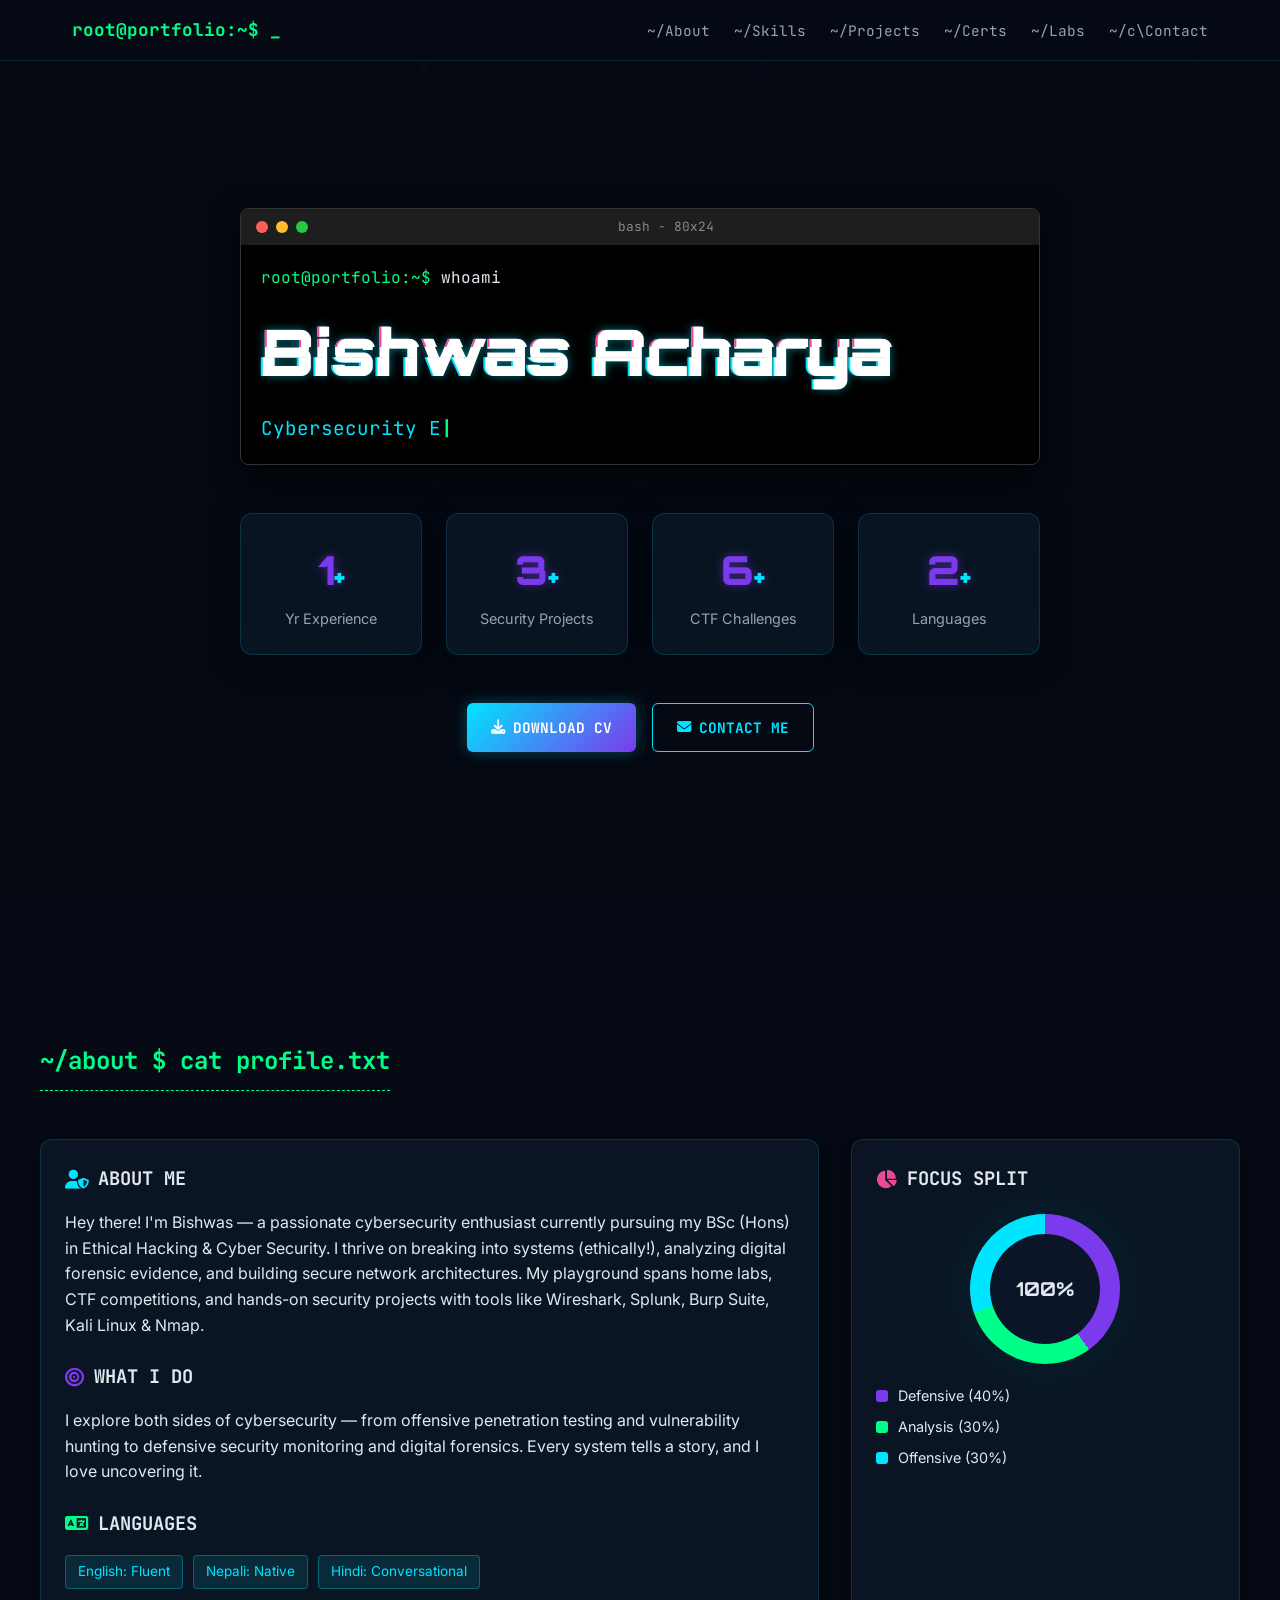
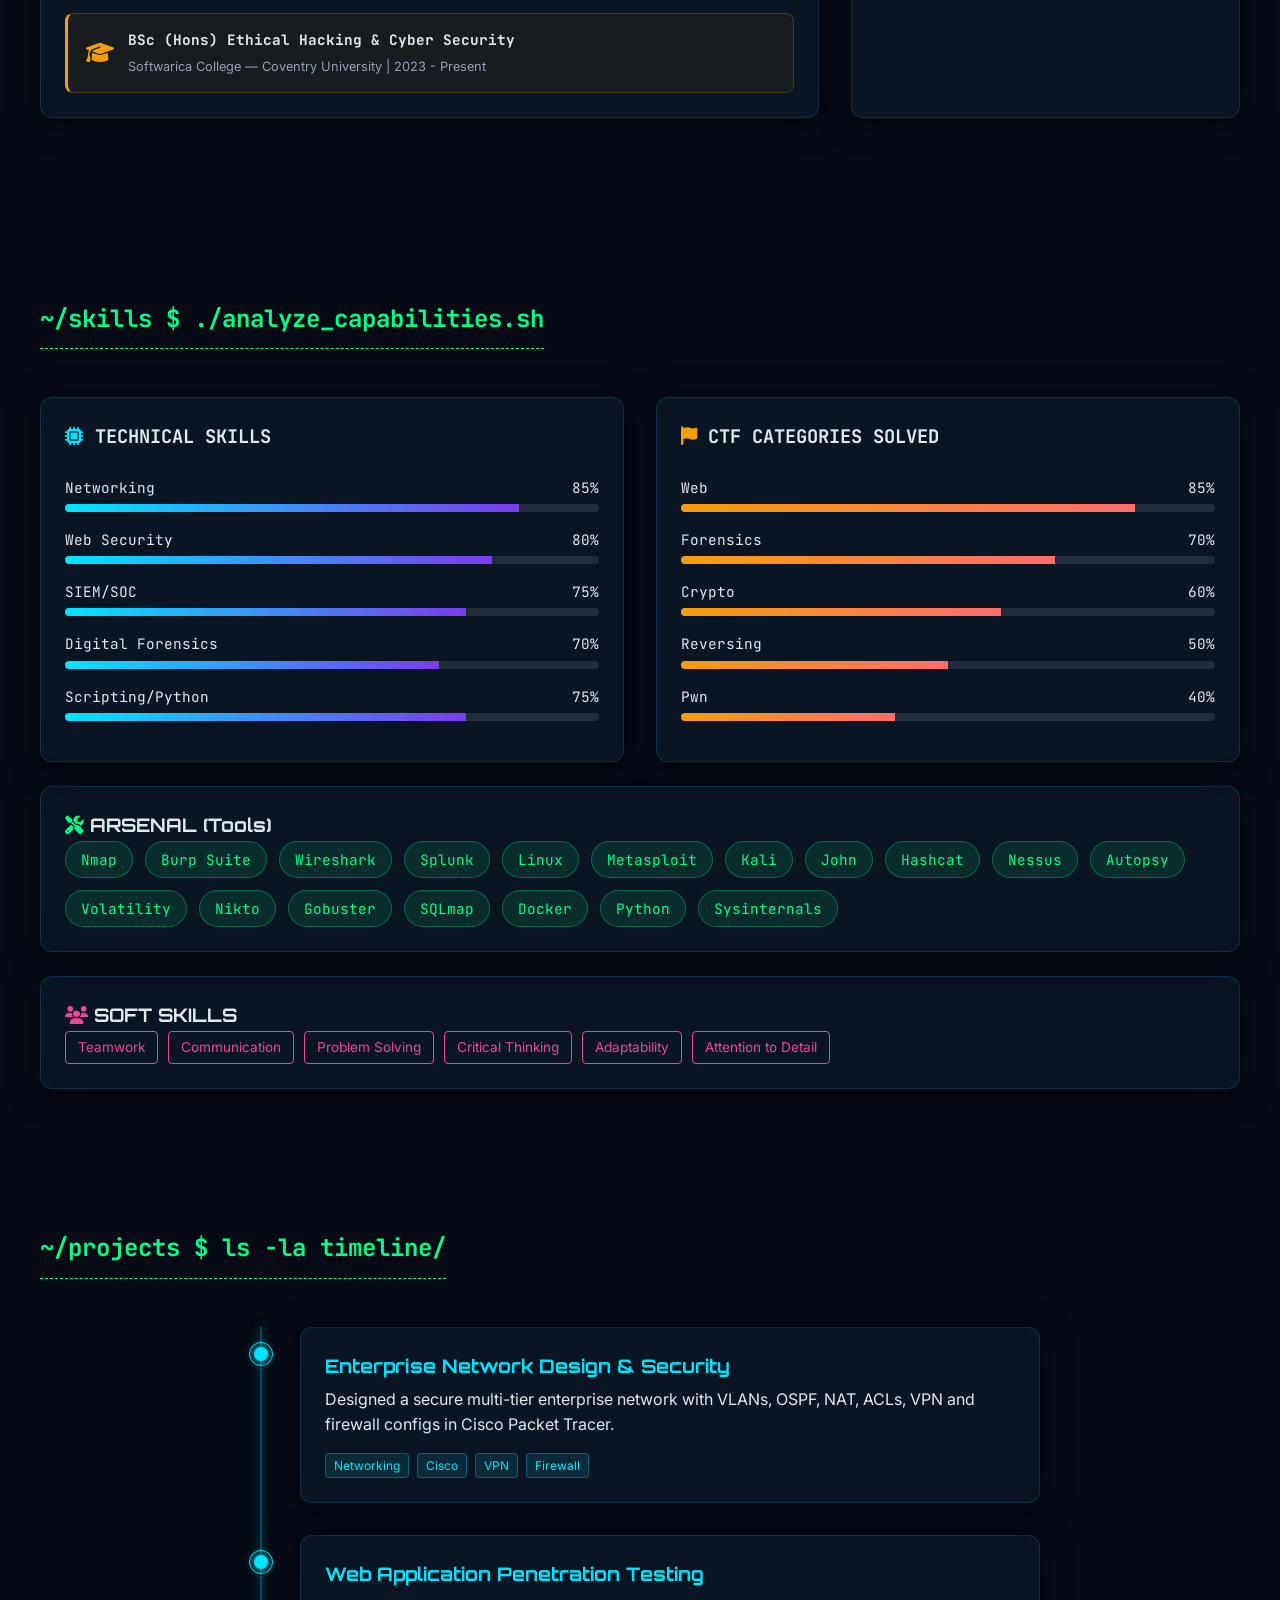
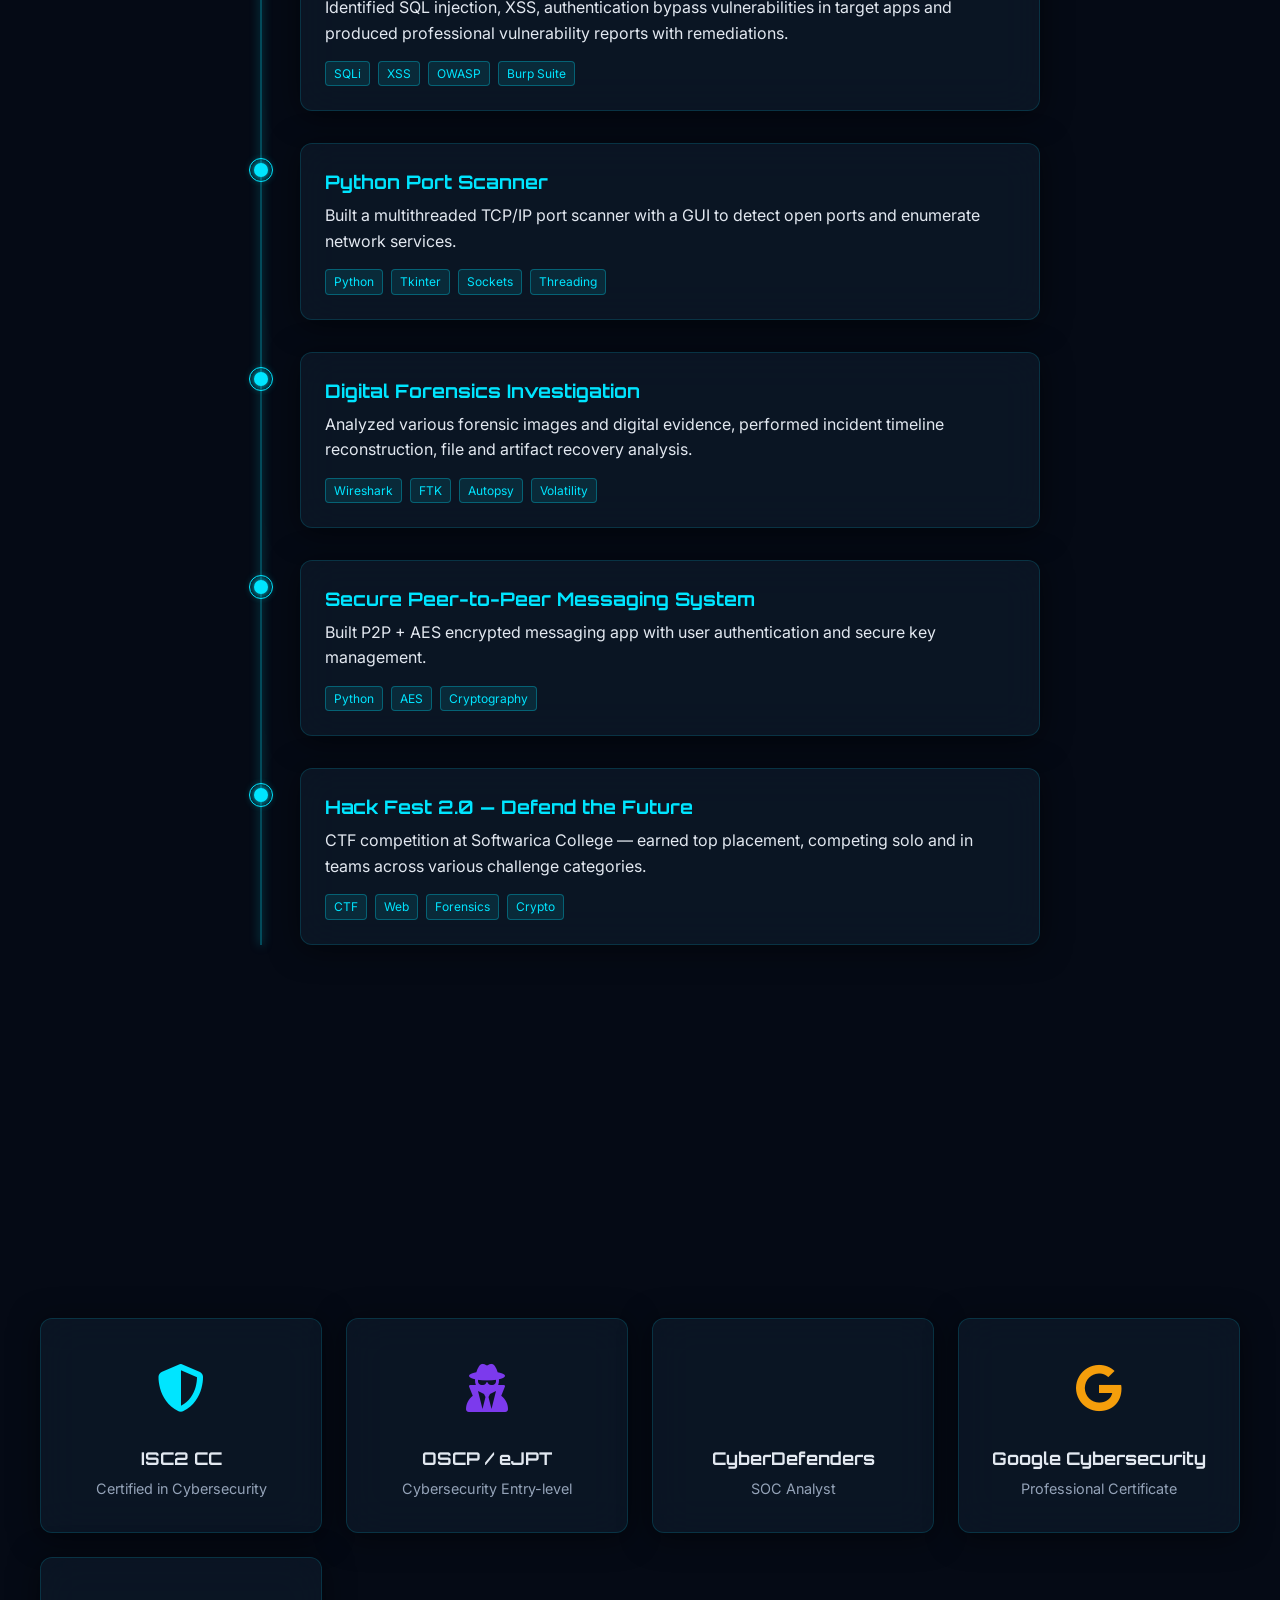
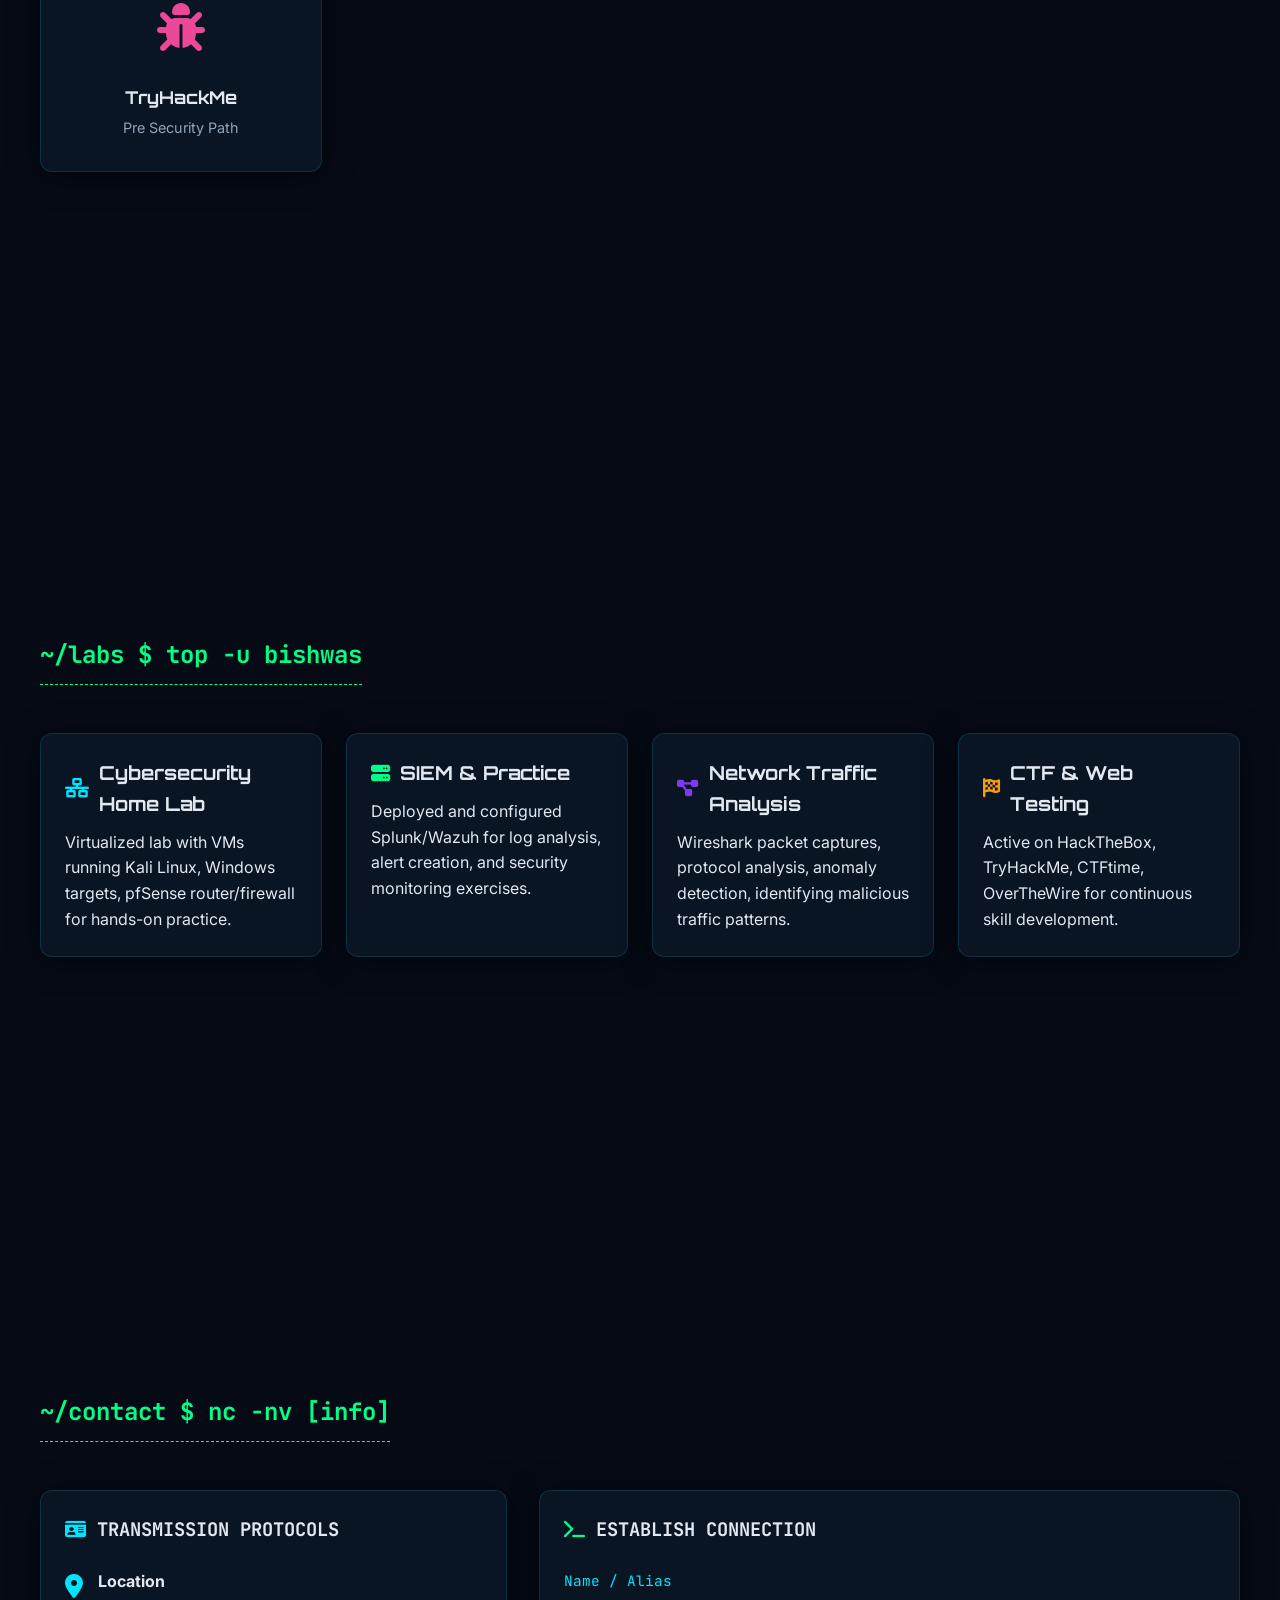
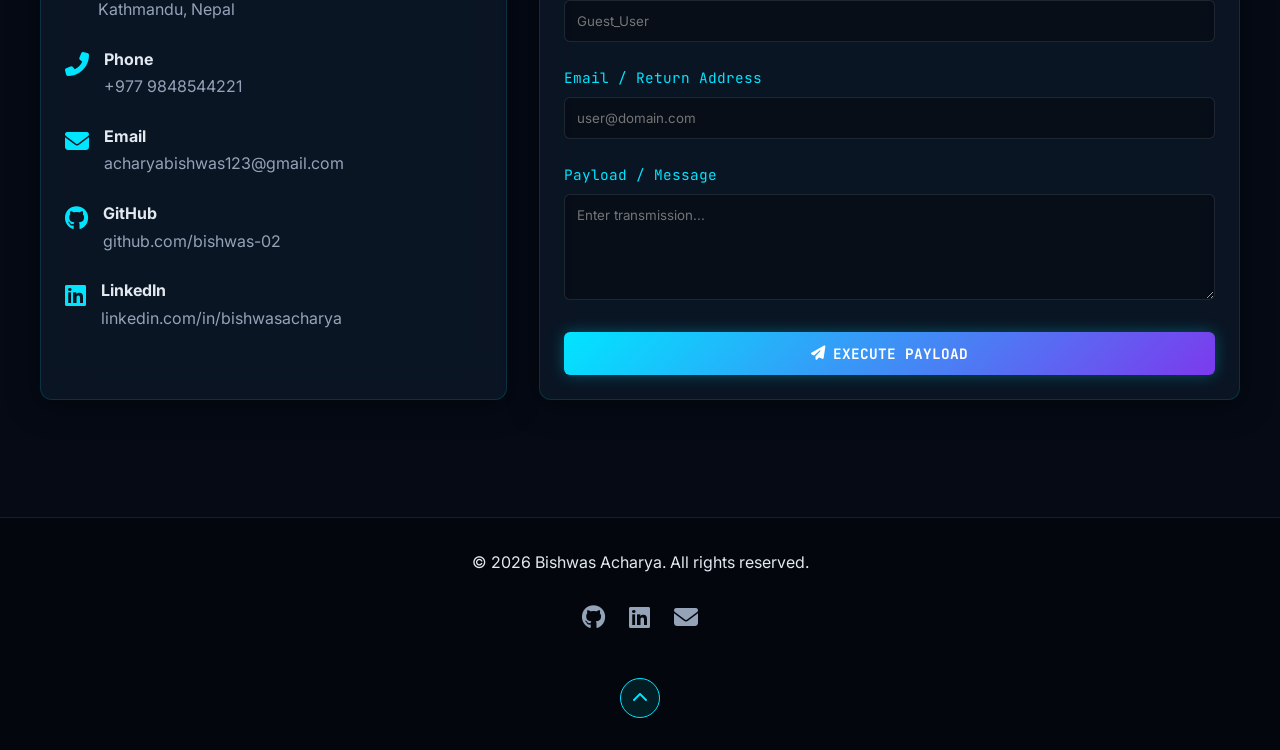
<file: index.html>
<!DOCTYPE html>
<html lang="en">
<head>
    <meta charset="UTF-8">
    <meta name="viewport" content="width=device-width, initial-scale=1.0">
    <title>Bishwas Acharya | Cybersecurity Portfolio</title>
    <meta name="description" content="Portfolio of Bishwas Acharya — ,Cybersecurity Enthusiast. Explore my projects, skills, certifications, and security research.">
    <link rel="preconnect" href="https://fonts.googleapis.com">
    <link rel="preconnect" href="https://fonts.gstatic.com" crossorigin>
    <link href="https://fonts.googleapis.com/css2?family=Inter:wght@300;400;600&family=JetBrains+Mono:wght@400;700&family=Orbitron:wght@500;700;900&display=swap" rel="stylesheet">
    <link rel="stylesheet" href="https://cdnjs.cloudflare.com/ajax/libs/font-awesome/6.4.0/css/all.min.css">
    <link rel="stylesheet" href="style.css">
</head>
<body>
    <!-- Matrix Canvas -->
    <canvas id="matrix-canvas"></canvas>
    
    <!-- CRT Scanlines -->
    <div class="scanlines"></div>

    <!-- Navigation -->
    <nav class="navbar">
        <div class="nav-container">
            <a href="#hero" class="logo">root@portfolio:~$ <span class="blink">_</span></a>
            <div class="nav-links">
                <a href="#about" class="nav-link">~/About</a>
                <a href="#skills" class="nav-link">~/Skills</a>
                <a href="#projects" class="nav-link">~/Projects</a>
                <a href="#certifications" class="nav-link">~/Certs</a>
                <a href="#labs" class="nav-link">~/Labs</a>
                <a href="#contact" class="nav-link">~/c\Contact</a>
            </div>
            <div class="hamburger">
                <i class="fas fa-bars"></i>
            </div>
        </div>
    </nav>

    <!-- Hero Section -->
    <section id="hero" class="section">
        <div class="hero-content">
            <div class="terminal-window">
                <div class="terminal-header">
                    <div class="dots">
                        <span class="dot red"></span>
                        <span class="dot yellow"></span>
                        <span class="dot green"></span>
                    </div>
                    <div class="terminal-title">bash - 80x24</div>
                </div>
                <div class="terminal-body">
                    <p><span class="prompt">root@portfolio:~$</span> whoami</p>
                    <h1 class="glitch" data-text="Bishwas Acharya">Bishwas Acharya</h1>
                    <div class="typing-container">
                        <span id="typing-text"></span><span class="cursor">|</span>
                    </div>
                </div>
            </div>

            <div class="stats-row">
                <div class="stat-card glass-card">
                    <div class="stat-number" data-target="1">0</div>
                    <div class="stat-label">Yr Experience</div>
                </div>
                <div class="stat-card glass-card">
                    <div class="stat-number" data-target="5">0</div>
                    <div class="stat-label">Security Projects</div>
                </div>
                <div class="stat-card glass-card">
                    <div class="stat-number" data-target="10">0</div>
                    <div class="stat-label">CTF Challenges</div>
                </div>
                <div class="stat-card glass-card">
                    <div class="stat-number" data-target="3">0</div>
                    <div class="stat-label">Languages</div>
                </div>
            </div>

            <div class="cta-buttons">
                <a href="#" class="btn btn-primary"><i class="fas fa-download"></i> Download CV</a>
                <a href="#contact" class="btn btn-secondary"><i class="fas fa-envelope"></i> Contact Me</a>
            </div>
        </div>
    </section>

    <!-- About Section -->
    <section id="about" class="section">
        <div class="section-container">
            <h2 class="section-title">~/about $ cat profile.txt</h2>
            
            <div class="about-grid">
                <div class="about-bio glass-card">
                    <h3><i class="fas fa-user-shield accent-cyan"></i> ABOUT ME</h3>
                    <p>Hey there! I'm Bishwas — a passionate cybersecurity enthusiast currently pursuing my BSc (Hons) in Ethical Hacking & Cyber Security. I thrive on breaking into systems (ethically!), analyzing digital forensic evidence, and building secure network architectures. My playground spans home labs, CTF competitions, and hands-on security projects with tools like Wireshark, Splunk, Burp Suite, Kali Linux & Nmap.</p>
                    
                    <h3 class="mt-4"><i class="fas fa-bullseye accent-purple"></i> WHAT I DO</h3>
                    <p>I explore both sides of cybersecurity — from offensive penetration testing and vulnerability hunting to defensive security monitoring and digital forensics. Every system tells a story, and I love uncovering it.</p>
                    
                    <h3 class="mt-4"><i class="fas fa-language accent-green"></i> LANGUAGES</h3>
                    <div class="lang-tags">
                        <span class="tag">English: Fluent</span>
                        <span class="tag">Nepali: Native</span>
                        <span class="tag">Hindi: Conversational</span>
                    </div>

                    <div class="credential-badge mt-4">
                        <i class="fas fa-graduation-cap accent-amber"></i>
                        <div>
                            <strong>BSc (Hons) Ethical Hacking & Cyber Security</strong>
                            <span>Softwarica College — Coventry University | 2023 - Present</span>
                        </div>
                    </div>
                </div>
                
                <div class="about-stats glass-card">
                    <h3><i class="fas fa-chart-pie accent-pink"></i> FOCUS SPLIT</h3>
                    <div class="donut-chart-container">
                        <div class="donut-chart">
                            <div class="donut-hole">
                                <span class="donut-label">100%</span>
                            </div>
                        </div>
                    </div>
                    <div class="legend">
                        <div class="legend-item"><span class="color-box" style="background: var(--accent-purple)"></span>Defensive (40%)</div>
                        <div class="legend-item"><span class="color-box" style="background: var(--accent-green)"></span>Analysis (30%)</div>
                        <div class="legend-item"><span class="color-box" style="background: var(--accent-cyan)"></span>Offensive (30%)</div>
                    </div>
                </div>
            </div>
        </div>
    </section>

    <!-- Skills Section -->
    <section id="skills" class="section">
        <div class="section-container">
            <h2 class="section-title">~/skills $ ./analyze_capabilities.sh</h2>
            
            <div class="skills-grid">
                <!-- Tech Skills Radar/Bars -->
                <div class="skill-category glass-card">
                    <h3><i class="fas fa-microchip accent-cyan"></i> TECHNICAL SKILLS</h3>
                    <div class="progress-container">
                        <div class="progress-label"><span>Networking</span><span>85%</span></div>
                        <div class="progress-bar"><div class="progress-fill" data-width="85%"></div></div>
                    </div>
                    <div class="progress-container">
                        <div class="progress-label"><span>Web Security</span><span>80%</span></div>
                        <div class="progress-bar"><div class="progress-fill" data-width="80%"></div></div>
                    </div>
                    <div class="progress-container">
                        <div class="progress-label"><span>SIEM/SOC</span><span>75%</span></div>
                        <div class="progress-bar"><div class="progress-fill" data-width="75%"></div></div>
                    </div>
                    <div class="progress-container">
                        <div class="progress-label"><span>Digital Forensics</span><span>70%</span></div>
                        <div class="progress-bar"><div class="progress-fill" data-width="70%"></div></div>
                    </div>
                    <div class="progress-container">
                        <div class="progress-label"><span>Scripting/Python</span><span>75%</span></div>
                        <div class="progress-bar"><div class="progress-fill" data-width="75%"></div></div>
                    </div>
                </div>

                <!-- CTF Categories -->
                <div class="skill-category glass-card">
                    <h3><i class="fas fa-flag accent-amber"></i> CTF CATEGORIES SOLVED</h3>
                    <div class="progress-container">
                        <div class="progress-label"><span>Web</span><span>85%</span></div>
                        <div class="progress-bar amber"><div class="progress-fill" data-width="85%"></div></div>
                    </div>
                    <div class="progress-container">
                        <div class="progress-label"><span>Forensics</span><span>70%</span></div>
                        <div class="progress-bar amber"><div class="progress-fill" data-width="70%"></div></div>
                    </div>
                    <div class="progress-container">
                        <div class="progress-label"><span>Crypto</span><span>60%</span></div>
                        <div class="progress-bar amber"><div class="progress-fill" data-width="60%"></div></div>
                    </div>
                    <div class="progress-container">
                        <div class="progress-label"><span>Reversing</span><span>50%</span></div>
                        <div class="progress-bar amber"><div class="progress-fill" data-width="50%"></div></div>
                    </div>
                    <div class="progress-container">
                        <div class="progress-label"><span>Pwn</span><span>40%</span></div>
                        <div class="progress-bar amber"><div class="progress-fill" data-width="40%"></div></div>
                    </div>
                </div>
            </div>

            <!-- Arsenal -->
            <div class="arsenal-section glass-card mt-4">
                <h3><i class="fas fa-tools accent-green"></i> ARSENAL (Tools)</h3>
                <div class="tools-grid">
                    <span class="tool-badge">Nmap</span>
                    <span class="tool-badge">Burp Suite</span>
                    <span class="tool-badge">Wireshark</span>
                    <span class="tool-badge">Splunk</span>
                    <span class="tool-badge">Linux</span>
                    <span class="tool-badge">Metasploit</span>
                    <span class="tool-badge">Kali</span>
                    <span class="tool-badge">John</span>
                    <span class="tool-badge">Hashcat</span>
                    <span class="tool-badge">Nessus</span>
                    <span class="tool-badge">Autopsy</span>
                    <span class="tool-badge">Volatility</span>
                    <span class="tool-badge">Nikto</span>
                    <span class="tool-badge">Gobuster</span>
                    <span class="tool-badge">SQLmap</span>
                    <span class="tool-badge">Docker</span>
                    <span class="tool-badge">Python</span>
                    <span class="tool-badge">Sysinternals</span>
                </div>
            </div>

            <!-- Soft Skills -->
            <div class="soft-skills-section glass-card mt-4">
                <h3><i class="fas fa-users accent-pink"></i> SOFT SKILLS</h3>
                <div class="tags-container">
                    <span class="tag outline">Teamwork</span>
                    <span class="tag outline">Communication</span>
                    <span class="tag outline">Problem Solving</span>
                    <span class="tag outline">Critical Thinking</span>
                    <span class="tag outline">Adaptability</span>
                    <span class="tag outline">Attention to Detail</span>
                </div>
            </div>
        </div>
    </section>

    <!-- Projects Section -->
    <section id="projects" class="section">
        <div class="section-container">
            <h2 class="section-title">~/projects $ ls -la timeline/</h2>
            
            <div class="timeline">

                <div class="timeline-item">
                    <div class="timeline-dot"></div>
                    <div class="timeline-content glass-card">
                        <h3>Enterprise Network Design & Security</h3>
                        <p>Designed a secure multi-tier enterprise network with VLANs, OSPF, NAT, ACLs, VPN and firewall configs in Cisco Packet Tracer.</p>
                        <div class="timeline-tags">
                            <span class="tag mini">Networking</span>
                            <span class="tag mini">Cisco</span>
                            <span class="tag mini">VPN</span>
                            <span class="tag mini">Firewall</span>
                        </div>
                    </div>
                </div>

                <div class="timeline-item">
                    <div class="timeline-dot"></div>
                    <div class="timeline-content glass-card">
                        <h3>Web Application Penetration Testing</h3>
                        <p>Identified SQL injection, XSS, authentication bypass vulnerabilities in target apps and produced professional vulnerability reports with remediations.</p>
                        <div class="timeline-tags">
                            <span class="tag mini">SQLi</span>
                            <span class="tag mini">XSS</span>
                            <span class="tag mini">OWASP</span>
                            <span class="tag mini">Burp Suite</span>
                        </div>
                    </div>
                </div>

                <div class="timeline-item">
                    <div class="timeline-dot"></div>
                    <div class="timeline-content glass-card">
                        <h3>Python Port Scanner</h3>
                        <p>Built a multithreaded TCP/IP port scanner with a GUI to detect open ports and enumerate network services.</p>
                        <div class="timeline-tags">
                            <span class="tag mini">Python</span>
                            <span class="tag mini">Tkinter</span>
                            <span class="tag mini">Sockets</span>
                            <span class="tag mini">Threading</span>
                        </div>
                    </div>
                </div>

                <div class="timeline-item">
                    <div class="timeline-dot"></div>
                    <div class="timeline-content glass-card">
                        <h3>Digital Forensics Investigation</h3>
                        <p>Analyzed various forensic images and digital evidence, performed incident timeline reconstruction, file and artifact recovery analysis.</p>
                        <div class="timeline-tags">
                            <span class="tag mini">Wireshark</span>
                            <span class="tag mini">FTK</span>
                            <span class="tag mini">Autopsy</span>
                            <span class="tag mini">Volatility</span>
                        </div>
                    </div>
                </div>

                <div class="timeline-item">
                    <div class="timeline-dot"></div>
                    <div class="timeline-content glass-card">
                        <h3>Secure Peer-to-Peer Messaging System</h3>
                        <p>Built P2P + AES encrypted messaging app with user authentication and secure key management.</p>
                        <div class="timeline-tags">
                            <span class="tag mini">Python</span>
                            <span class="tag mini">AES</span>
                            <span class="tag mini">Cryptography</span>
                        </div>
                    </div>
                </div>

                <div class="timeline-item">
                    <div class="timeline-dot"></div>
                    <div class="timeline-content glass-card">
                        <h3>Hack Fest 2.0 — Defend the Future</h3>
                        <p>CTF competition at Softwarica College — earned top placement, competing solo and in teams across various challenge categories.</p>
                        <div class="timeline-tags">
                            <span class="tag mini">CTF</span>
                            <span class="tag mini">Web</span>
                            <span class="tag mini">Forensics</span>
                            <span class="tag mini">Crypto</span>
                        </div>
                    </div>
                </div>
            </div>
        </div>
    </section>

    <!-- Certifications Section -->
    <section id="certifications" class="section">
        <div class="section-container">
            <h2 class="section-title">~/certs $ grep -i "certified" credentials.db</h2>
            
            <div class="certs-grid">
                <div class="cert-card glass-card">
                    <div class="cert-icon"><i class="fas fa-shield-alt accent-cyan"></i></div>
                    <h3>ISC2 CC</h3>
                    <p>Certified in Cybersecurity</p>
                </div>
                <div class="cert-card glass-card">
                    <div class="cert-icon"><i class="fas fa-user-secret accent-purple"></i></div>
                    <h3>OSCP / eJPT</h3>
                    <p>Cybersecurity Entry-level</p>
                </div>
                <div class="cert-card glass-card">
                    <div class="cert-icon"><i class="fas fa-radar accent-green"></i></div>
                    <h3>CyberDefenders</h3>
                    <p>SOC Analyst</p>
                </div>
                <div class="cert-card glass-card">
                    <div class="cert-icon"><i class="fab fa-google accent-amber"></i></div>
                    <h3>Google Cybersecurity</h3>
                    <p>Professional Certificate</p>
                </div>
                <div class="cert-card glass-card">
                    <div class="cert-icon"><i class="fas fa-bug accent-pink"></i></div>
                    <h3>TryHackMe</h3>
                    <p>Pre Security Path</p>
                </div>
            </div>
        </div>
    </section>

    <!-- Labs Section -->
    <section id="labs" class="section">
        <div class="section-container">
            <h2 class="section-title">~/labs $ top -u bishwas</h2>
            
            <div class="labs-grid">
                <div class="lab-card glass-card">
                    <h3><i class="fas fa-network-wired accent-cyan"></i> Cybersecurity Home Lab</h3>
                    <p>Virtualized lab with VMs running Kali Linux, Windows targets, pfSense router/firewall for hands-on practice.</p>
                </div>
                <div class="lab-card glass-card">
                    <h3><i class="fas fa-server accent-green"></i> SIEM & Practice</h3>
                    <p>Deployed and configured Splunk/Wazuh for log analysis, alert creation, and security monitoring exercises.</p>
                </div>
                <div class="lab-card glass-card">
                    <h3><i class="fas fa-project-diagram accent-purple"></i> Network Traffic Analysis</h3>
                    <p>Wireshark packet captures, protocol analysis, anomaly detection, identifying malicious traffic patterns.</p>
                </div>
                <div class="lab-card glass-card">
                    <h3><i class="fas fa-flag-checkered accent-amber"></i> CTF & Web Testing</h3>
                    <p>Active on HackTheBox, TryHackMe, CTFtime, OverTheWire for continuous skill development.</p>
                </div>
            </div>
        </div>
    </section>

    <!-- Contact Section -->
    <section id="contact" class="section">
        <div class="section-container">
            <h2 class="section-title">~/contact $ nc -nv [info]</h2>
            
            <div class="contact-grid">
                <div class="contact-info glass-card">
                    <h3><i class="fas fa-id-card accent-cyan"></i> TRANSMISSION PROTOCOLS</h3>
                    <ul class="contact-list">
                        <li>
                            <i class="fas fa-map-marker-alt"></i>
                            <div>
                                <strong>Location</strong>
                                <span>Kathmandu, Nepal</span>
                            </div>
                        </li>
                        <li>
                            <i class="fas fa-phone-alt"></i>
                            <div>
                                <strong>Phone</strong>
                                <span>+977 9848544221</span>
                            </div>
                        </li>
                        <li>
                            <i class="fas fa-envelope"></i>
                            <div>
                                <strong>Email</strong>
                                <span>acharyabishwas123@gmail.com</span>
                            </div>
                        </li>
                        <li>
                            <i class="fab fa-github"></i>
                            <div>
                                <strong>GitHub</strong>
                                <a href="https://github.com/bishwas-02" target="_blank">github.com/bishwas-02</a>
                            </div>
                        </li>
                        <li>
                            <i class="fab fa-linkedin"></i>
                            <div>
                                <strong>LinkedIn</strong>
                                <a href="https://linkedin.com/in/bishwasacharya" target="_blank">linkedin.com/in/bishwasacharya</a>
                            </div>
                        </li>
                    </ul>
                </div>
                
                <div class="contact-form-container glass-card">
                    <h3><i class="fas fa-terminal accent-green"></i> ESTABLISH CONNECTION</h3>
                    <form class="contact-form" id="contact-form" action="https://api.web3forms.com/submit" method="POST">
                        <!-- Web3Forms Access Key — Replace YOUR_ACCESS_KEY_HERE with your real key from web3forms.com -->
                        <input type="hidden" name="access_key" value="b31017cc-3619-40a4-8456-79db4a832177">
                        <input type="hidden" name="subject" value="🔐 New Message from Portfolio — Bishwas Acharya">
                        <input type="hidden" name="from_name" value="Portfolio Contact Form">
                        <!-- Honeypot Spam Protection -->
                        <input type="checkbox" name="botcheck" class="hidden" style="display:none">
                        
                        <div class="form-group">
                            <label for="name">Name / Alias</label>
                            <input type="text" id="name" name="name" required placeholder="Guest_User">
                        </div>
                        <div class="form-group">
                            <label for="email">Email / Return Address</label>
                            <input type="email" id="email" name="email" required placeholder="user@domain.com">
                        </div>
                        <div class="form-group">
                            <label for="message">Payload / Message</label>
                            <textarea id="message" name="message" rows="5" required placeholder="Enter transmission..."></textarea>
                        </div>
                        <button type="submit" class="btn btn-primary submit-btn" id="submit-btn">
                            <i class="fas fa-paper-plane"></i> Execute Payload
                        </button>
                    </form>
                </div>
            </div>
        </div>
    </section>

    <!-- Footer -->
    <footer>
        <div class="footer-content">
            <p>&copy; 2026 Bishwas Acharya. All rights reserved.</p>
            <div class="social-links">
                <a href="https://github.com/bishwas-02" target="_blank"><i class="fab fa-github"></i></a>
                <a href="https://linkedin.com/in/bishwasacharya" target="_blank"><i class="fab fa-linkedin"></i></a>
                <a href="mailto:acharyabishwas123@gmail.com"><i class="fas fa-envelope"></i></a>
            </div>
            <a href="#hero" class="back-to-top"><i class="fas fa-chevron-up"></i></a>
        </div>
    </footer>

    <script src="script.js"></script>
</body>
</html>
</file>
<file: style.css>
:root {
    /* Color Palette */
    --bg-primary: #050a15;
    --bg-secondary: #0a1628;
    --bg-card: rgba(13, 27, 42, 0.7);
    --accent-cyan: #00e5ff;
    --accent-green: #00ff88;
    --accent-purple: #7c3aed;
    --accent-pink: #ec4899;
    --accent-amber: #f59e0b;
    --text-primary: #e2e8f0;
    --text-secondary: #94a3b8;
    
    /* Glows & Gradients */
    --border-glow: rgba(0, 229, 255, 0.15);
    --grad-1: linear-gradient(135deg, #00e5ff, #7c3aed);
    --grad-2: linear-gradient(135deg, #00ff88, #00e5ff);

    /* Fonts */
    --font-heading: 'Orbitron', sans-serif;
    --font-body: 'Inter', sans-serif;
    --font-mono: 'JetBrains Mono', monospace;
}

* {
    margin: 0;
    padding: 0;
    box-sizing: border-box;
}

html {
    scroll-behavior: smooth;
}

body {
    background-color: var(--bg-primary);
    color: var(--text-primary);
    font-family: var(--font-body);
    line-height: 1.6;
    overflow-x: hidden;
}

/* Custom Scrollbar */
::-webkit-scrollbar {
    width: 6px;
}
::-webkit-scrollbar-track {
    background: var(--bg-primary);
}
::-webkit-scrollbar-thumb {
    background: var(--accent-cyan);
    border-radius: 10px;
}
::-webkit-scrollbar-thumb:hover {
    background: var(--accent-green);
}

/* Base Typo */
h1, h2, h3, h4 {
    font-family: var(--font-heading);
    font-weight: 700;
}

a {
    color: var(--accent-cyan);
    text-decoration: none;
    transition: all 0.3s ease;
}

a:hover {
    color: var(--accent-green);
    text-shadow: 0 0 8px var(--accent-green);
}

.mt-4 { margin-top: 1.5rem; }
.mb-4 { margin-bottom: 1.5rem; }

/* Matrix Canvas & CRT */
#matrix-canvas {
    position: fixed;
    top: 0;
    left: 0;
    width: 100vw;
    height: 100vh;
    z-index: -2;
    opacity: 0.12;
}

.scanlines {
    position: fixed;
    top: 0;
    left: 0;
    width: 100vw;
    height: 100vh;
    background: linear-gradient(
        to bottom,
        rgba(255,255,255,0),
        rgba(255,255,255,0) 50%,
        rgba(0,0,0,0.1) 50%,
        rgba(0,0,0,0.1)
    );
    background-size: 100% 4px;
    z-index: -1;
    pointer-events: none;
}

/* Glass Card */
.glass-card {
    background: var(--bg-card);
    backdrop-filter: blur(20px);
    -webkit-backdrop-filter: blur(20px);
    border: 1px solid var(--border-glow);
    border-radius: 12px;
    padding: 1.5rem;
    box-shadow: 0 4px 30px rgba(0, 0, 0, 0.5);
    transition: transform 0.3s ease, box-shadow 0.3s ease, border-color 0.3s ease;
}

.glass-card:hover {
    transform: translateY(-5px);
    box-shadow: 0 8px 40px rgba(0, 229, 255, 0.1);
    border-color: rgba(0, 229, 255, 0.4);
}

/* Buttons */
.btn {
    display: inline-flex;
    align-items: center;
    gap: 8px;
    padding: 12px 24px;
    border-radius: 6px;
    font-family: var(--font-mono);
    font-size: 0.9rem;
    font-weight: 700;
    text-transform: uppercase;
    cursor: pointer;
    transition: all 0.3s ease;
    border: none;
    outline: none;
}

.btn-primary {
    background: var(--grad-1);
    color: #fff;
    box-shadow: 0 0 15px rgba(0, 229, 255, 0.3);
}

.btn-primary:hover {
    box-shadow: 0 0 25px rgba(0, 229, 255, 0.6);
    color: #fff;
}

.btn-secondary {
    background: transparent;
    color: var(--accent-cyan);
    border: 1px solid var(--accent-cyan);
}

.btn-secondary:hover {
    background: rgba(0, 229, 255, 0.1);
    box-shadow: 0 0 15px rgba(0, 229, 255, 0.2);
}

/* Navbar */
.navbar {
    position: fixed;
    top: 0;
    width: 100%;
    background: rgba(5, 10, 21, 0.8);
    backdrop-filter: blur(10px);
    z-index: 1000;
    border-bottom: 1px solid var(--border-glow);
    padding: 1rem 0;
}

.nav-container {
    max-width: 1200px;
    margin: 0 auto;
    display: flex;
    justify-content: space-between;
    align-items: center;
    padding: 0 2rem;
}

.logo {
    font-family: var(--font-mono);
    font-size: 1.1rem;
    font-weight: 700;
    color: var(--accent-green);
}

.blink {
    animation: blink 1s step-end infinite;
}

@keyframes blink {
    50% { opacity: 0; }
}

.nav-links {
    display: flex;
    gap: 1.5rem;
}

.nav-link {
    font-family: var(--font-mono);
    font-size: 0.9rem;
    color: var(--text-secondary);
}

.nav-link.active, .nav-link:hover {
    color: var(--accent-cyan);
}

.hamburger {
    display: none;
    cursor: pointer;
    font-size: 1.5rem;
    color: var(--accent-cyan);
}

/* Sections */
.section {
    padding: 100px 2rem 40px;
    min-height: 100vh;
    display: flex;
    align-items: center;
    justify-content: center;
}

.section-container {
    max-width: 1200px;
    width: 100%;
    margin: 0 auto;
}

.section-title {
    font-family: var(--font-mono);
    color: var(--accent-green);
    font-size: 1.5rem;
    margin-bottom: 3rem;
    border-bottom: 1px dashed var(--accent-green);
    padding-bottom: 10px;
    display: inline-block;
}

/* Hero Section */
#hero {
    flex-direction: column;
}

.hero-content {
    max-width: 800px;
    width: 100%;
    display: flex;
    flex-direction: column;
    gap: 3rem;
}

.terminal-window {
    background: #000;
    border: 1px solid #333;
    border-radius: 8px;
    overflow: hidden;
    box-shadow: 0 10px 30px rgba(0,0,0,0.8);
}

.terminal-header {
    background: #1e1e1e;
    padding: 8px 15px;
    display: flex;
    align-items: center;
}

.dots {
    display: flex;
    gap: 8px;
}

.dot {
    width: 12px;
    height: 12px;
    border-radius: 50%;
}

.dot.red { background: #ff5f56; }
.dot.yellow { background: #ffbd2e; }
.dot.green { background: #27c93f; }

.terminal-title {
    flex-grow: 1;
    text-align: center;
    font-family: var(--font-mono);
    font-size: 0.8rem;
    color: #888;
}

.terminal-body {
    padding: 20px;
    font-family: var(--font-mono);
}

.prompt {
    color: var(--accent-green);
}

.glitch {
    font-size: 4rem;
    font-weight: 900;
    position: relative;
    margin: 10px 0;
    color: #fff;
    text-shadow: 0 0 10px rgba(0,229,255,0.5);
}

.glitch::before, .glitch::after {
    content: attr(data-text);
    position: absolute;
    top: 0;
    left: 0;
    width: 100%;
    height: 100%;
    background: transparent;
}

.glitch::before {
    left: 2px;
    text-shadow: -2px 0 var(--accent-pink);
    clip-path: polygon(0 0, 100% 0, 100% 45%, 0 45%);
    animation: glitch-anim 3s infinite linear alternate-reverse;
}

.glitch::after {
    left: -2px;
    text-shadow: -2px 0 var(--accent-cyan);
    clip-path: polygon(0 55%, 100% 55%, 100% 100%, 0 100%);
    animation: glitch-anim 2s infinite linear alternate-reverse;
}

@keyframes glitch-anim {
    0% { clip-path: inset(20% 0 80% 0); }
    20% { clip-path: inset(60% 0 10% 0); }
    40% { clip-path: inset(40% 0 50% 0); }
    60% { clip-path: inset(80% 0 5% 0); }
    80% { clip-path: inset(10% 0 70% 0); }
    100% { clip-path: inset(30% 0 50% 0); }
}

.typing-container {
    color: var(--accent-cyan);
    font-size: 1.2rem;
    min-height: 1.5rem;
}

.cursor {
    animation: blink 0.7s step-end infinite;
    color: var(--accent-green);
    font-weight: 700;
}

.stats-row {
    display: grid;
    grid-template-columns: repeat(auto-fit, minmax(150px, 1fr));
    gap: 1.5rem;
}

.stat-card {
    text-align: center;
    padding: 1.5rem 1rem;
}

.stat-number {
    font-size: 2.5rem;
    font-weight: 900;
    font-family: var(--font-heading);
    color: var(--accent-purple);
    margin-bottom: 5px;
    text-shadow: 0 0 10px rgba(124, 58, 237, 0.5);
}

.stat-number::after {
    content: '+';
    font-size: 1.5rem;
    color: var(--accent-cyan);
}

.stat-label {
    font-size: 0.9rem;
    color: var(--text-secondary);
}

.cta-buttons {
    display: flex;
    gap: 1rem;
    justify-content: center;
}

/* About Section */
.about-grid {
    display: grid;
    grid-template-columns: 2fr 1fr;
    gap: 2rem;
}

.about-bio h3, .about-stats h3 {
    font-family: var(--font-mono);
    margin-bottom: 1rem;
    display: flex;
    align-items: center;
    gap: 10px;
}

.accent-cyan { color: var(--accent-cyan); }
.accent-purple { color: var(--accent-purple); }
.accent-green { color: var(--accent-green); }
.accent-pink { color: var(--accent-pink); }
.accent-amber { color: var(--accent-amber); }

.lang-tags {
    display: flex;
    flex-wrap: wrap;
    gap: 10px;
}

.tag {
    background: rgba(0, 229, 255, 0.1);
    color: var(--accent-cyan);
    padding: 5px 12px;
    border-radius: 4px;
    font-size: 0.85rem;
    border: 1px solid rgba(0, 229, 255, 0.3);
}

.tag.outline {
    background: transparent;
    border-color: var(--accent-pink);
    color: var(--accent-pink);
}

.tag.mini {
    padding: 2px 8px;
    font-size: 0.75rem;
}

/* Credential Badge */
.credential-badge {
    display: flex;
    align-items: center;
    gap: 14px;
    padding: 14px 18px;
    background: rgba(245, 158, 11, 0.06);
    border: 1px solid rgba(245, 158, 11, 0.2);
    border-radius: 8px;
    border-left: 3px solid var(--accent-amber);
}

.credential-badge i {
    font-size: 1.4rem;
    flex-shrink: 0;
}

.credential-badge strong {
    display: block;
    font-family: var(--font-mono);
    font-size: 0.9rem;
    color: var(--text-primary);
    margin-bottom: 2px;
}

.credential-badge span {
    font-size: 0.8rem;
    color: var(--text-secondary);
}

/* Donut Chart CSS */
.donut-chart-container {
    display: flex;
    justify-content: center;
    margin: 20px 0;
}

.donut-chart {
    width: 150px;
    height: 150px;
    border-radius: 50%;
    background: conic-gradient(
        var(--accent-purple) 0% 40%, 
        var(--accent-green) 40% 70%, 
        var(--accent-cyan) 70% 100%
    );
    display: flex;
    justify-content: center;
    align-items: center;
    position: relative;
    box-shadow: 0 0 20px rgba(0,0,0,0.5), 0 0 40px rgba(0, 229, 255, 0.15);
    animation: donut-glow 3s ease-in-out infinite alternate;
}

@keyframes donut-glow {
    0% { box-shadow: 0 0 20px rgba(0,0,0,0.5), 0 0 30px rgba(0, 229, 255, 0.1); }
    100% { box-shadow: 0 0 20px rgba(0,0,0,0.5), 0 0 50px rgba(0, 229, 255, 0.3); }
}

.donut-hole {
    width: 110px;
    height: 110px;
    background: var(--bg-secondary);
    border-radius: 50%;
    display: flex;
    justify-content: center;
    align-items: center;
}

.donut-label {
    font-family: var(--font-heading);
    font-weight: 700;
    font-size: 1.2rem;
}

.legend {
    display: flex;
    flex-direction: column;
    gap: 8px;
    font-size: 0.9rem;
}

.legend-item {
    display: flex;
    align-items: center;
    gap: 10px;
}

.color-box {
    width: 12px;
    height: 12px;
    border-radius: 3px;
}

/* Skills Section */
.skills-grid {
    display: grid;
    grid-template-columns: 1fr 1fr;
    gap: 2rem;
}

.skill-category h3 {
    font-family: var(--font-mono);
    margin-bottom: 1.5rem;
}

.progress-container {
    margin-bottom: 1rem;
}

.progress-label {
    display: flex;
    justify-content: space-between;
    margin-bottom: 5px;
    font-size: 0.9rem;
    font-family: var(--font-mono);
}

.progress-bar {
    width: 100%;
    height: 8px;
    background: rgba(255,255,255,0.1);
    border-radius: 4px;
    overflow: hidden;
}

.progress-fill {
    height: 100%;
    background: var(--grad-1);
    width: 0;
    transition: width 1.5s ease-out;
}

.progress-bar.amber .progress-fill {
    background: linear-gradient(90deg, var(--accent-amber), #ff6b6b);
}

.tools-grid {
    display: flex;
    flex-wrap: wrap;
    gap: 12px;
}

.tool-badge {
    background: rgba(0, 255, 136, 0.1);
    color: var(--accent-green);
    border: 1px solid rgba(0, 255, 136, 0.3);
    padding: 6px 15px;
    border-radius: 20px;
    font-size: 0.9rem;
    font-family: var(--font-mono);
    transition: all 0.3s;
    cursor: default;
}

.tool-badge:hover {
    background: rgba(0, 255, 136, 0.2);
    box-shadow: 0 0 10px rgba(0, 255, 136, 0.4);
    transform: scale(1.05);
}

.tags-container {
    display: flex;
    flex-wrap: wrap;
    gap: 10px;
}

/* Timeline */
.timeline {
    position: relative;
    max-width: 800px;
    margin: 0 auto;
}

.timeline::before {
    content: '';
    position: absolute;
    top: 0;
    bottom: 0;
    left: 20px;
    width: 2px;
    background: rgba(0, 229, 255, 0.3);
    box-shadow: 0 0 10px rgba(0, 229, 255, 0.5);
}

.timeline-item {
    position: relative;
    padding-left: 60px;
    margin-bottom: 2rem;
}

.timeline-dot {
    position: absolute;
    left: 14px;
    top: 20px;
    width: 14px;
    height: 14px;
    border-radius: 50%;
    background: var(--accent-cyan);
    box-shadow: 0 0 10px var(--accent-cyan);
    z-index: 1;
}

.timeline-dot::after {
    content: '';
    position: absolute;
    inset: -5px;
    border-radius: 50%;
    border: 1px solid var(--accent-cyan);
    animation: pulse 2s infinite;
}

@keyframes pulse {
    0% { transform: scale(1); opacity: 1; }
    100% { transform: scale(1.5); opacity: 0; }
}

.timeline-content h3 {
    color: var(--accent-cyan);
    margin-bottom: 5px;
}

.timeline-content .subtitle {
    color: var(--text-secondary);
    font-size: 0.9rem;
    margin-bottom: 10px;
    font-family: var(--font-mono);
}

.timeline-date {
    position: absolute;
    right: 20px;
    top: 20px;
    font-family: var(--font-mono);
    color: var(--accent-purple);
    font-size: 0.85rem;
}

.timeline-tags {
    margin-top: 15px;
    display: flex;
    flex-wrap: wrap;
    gap: 8px;
}

/* Certs & Labs Grids */
.certs-grid, .labs-grid {
    display: grid;
    grid-template-columns: repeat(auto-fit, minmax(250px, 1fr));
    gap: 1.5rem;
}

.cert-card {
    text-align: center;
    padding: 2rem 1.5rem;
}

.cert-icon {
    font-size: 3rem;
    margin-bottom: 1rem;
}

.cert-card h3 {
    font-size: 1.1rem;
    margin-bottom: 5px;
}

.cert-card p {
    color: var(--text-secondary);
    font-size: 0.9rem;
}

.lab-card h3 {
    margin-bottom: 10px;
    font-size: 1.2rem;
    display: flex;
    align-items: center;
    gap: 10px;
}

/* Contact */
.contact-grid {
    display: grid;
    grid-template-columns: 1fr 1.5fr;
    gap: 2rem;
}

.contact-info h3, .contact-form-container h3 {
    font-family: var(--font-mono);
    margin-bottom: 1.5rem;
}

.contact-list {
    list-style: none;
}

.contact-list li {
    display: flex;
    align-items: flex-start;
    gap: 15px;
    margin-bottom: 1.5rem;
}

.contact-list i {
    font-size: 1.5rem;
    color: var(--accent-cyan);
    margin-top: 5px;
}

.contact-list strong {
    display: block;
    color: var(--text-primary);
    margin-bottom: 2px;
}

.contact-list span, .contact-list a {
    color: var(--text-secondary);
}

.form-group {
    margin-bottom: 1.5rem;
}

.form-group label {
    display: block;
    margin-bottom: 8px;
    font-family: var(--font-mono);
    color: var(--accent-cyan);
    font-size: 0.9rem;
}

.form-group input, .form-group textarea {
    width: 100%;
    padding: 12px;
    background: rgba(0,0,0,0.3);
    border: 1px solid rgba(255,255,255,0.1);
    border-radius: 6px;
    color: #fff;
    font-family: var(--font-body);
    transition: border-color 0.3s, box-shadow 0.3s;
}

.form-group input:focus, .form-group textarea:focus {
    outline: none;
    border-color: var(--accent-green);
    box-shadow: 0 0 10px rgba(0, 255, 136, 0.2);
}

.submit-btn {
    width: 100%;
    justify-content: center;
}

/* Footer */
footer {
    background: #03060c;
    padding: 2rem 0;
    text-align: center;
    border-top: 1px solid var(--border-glow);
    position: relative;
}

.social-links {
    margin: 1.5rem 0;
    display: flex;
    justify-content: center;
    gap: 1.5rem;
}

.social-links a {
    font-size: 1.5rem;
    color: var(--text-secondary);
}

.social-links a:hover {
    color: var(--accent-pink);
    transform: translateY(-3px);
}

.back-to-top {
    display: inline-flex;
    justify-content: center;
    align-items: center;
    width: 40px;
    height: 40px;
    background: rgba(0, 229, 255, 0.1);
    border: 1px solid var(--accent-cyan);
    border-radius: 50%;
    color: var(--accent-cyan);
    margin-top: 1rem;
}

.back-to-top:hover {
    background: var(--accent-cyan);
    color: #000;
}

/* Animations & Utilities */
.fade-in {
    opacity: 0;
    transform: translateY(30px);
    transition: opacity 0.8s ease, transform 0.8s ease;
}

.fade-in.visible {
    opacity: 1;
    transform: translateY(0);
}

/* Responsive */
@media (max-width: 992px) {
    .about-grid, .skills-grid, .contact-grid {
        grid-template-columns: 1fr;
    }
    .glitch { font-size: 3rem; }
}

@media (max-width: 768px) {
    .nav-links {
        display: none;
        position: absolute;
        top: 100%;
        left: 0;
        width: 100%;
        background: var(--bg-primary);
        flex-direction: column;
        padding: 1rem;
        border-bottom: 1px solid var(--border-glow);
    }
    .nav-links.active {
        display: flex;
    }
    .hamburger { display: block; }
    .glitch { font-size: 2.5rem; }
    .timeline::before { left: 10px; }
    .timeline-dot { left: 4px; }
    .timeline-item { padding-left: 40px; }
    .timeline-date {
        position: relative;
        right: auto;
        top: auto;
        margin-bottom: 10px;
        display: block;
    }
}

/* Notification Toast */
.notification {
    position: fixed;
    bottom: 30px;
    right: 30px;
    padding: 16px 24px;
    border-radius: 10px;
    font-family: var(--font-mono);
    font-size: 0.9rem;
    z-index: 10000;
    backdrop-filter: blur(20px);
    -webkit-backdrop-filter: blur(20px);
    transform: translateX(120%);
    transition: transform 0.4s cubic-bezier(0.68, -0.55, 0.27, 1.55);
    box-shadow: 0 10px 40px rgba(0, 0, 0, 0.5);
    max-width: 400px;
}

.notification.show {
    transform: translateX(0);
}

.notification.success {
    background: rgba(0, 255, 136, 0.15);
    border: 1px solid rgba(0, 255, 136, 0.4);
    color: var(--accent-green);
}

.notification.error {
    background: rgba(255, 56, 96, 0.15);
    border: 1px solid rgba(255, 56, 96, 0.4);
    color: #ff6b6b;
}
</file>
